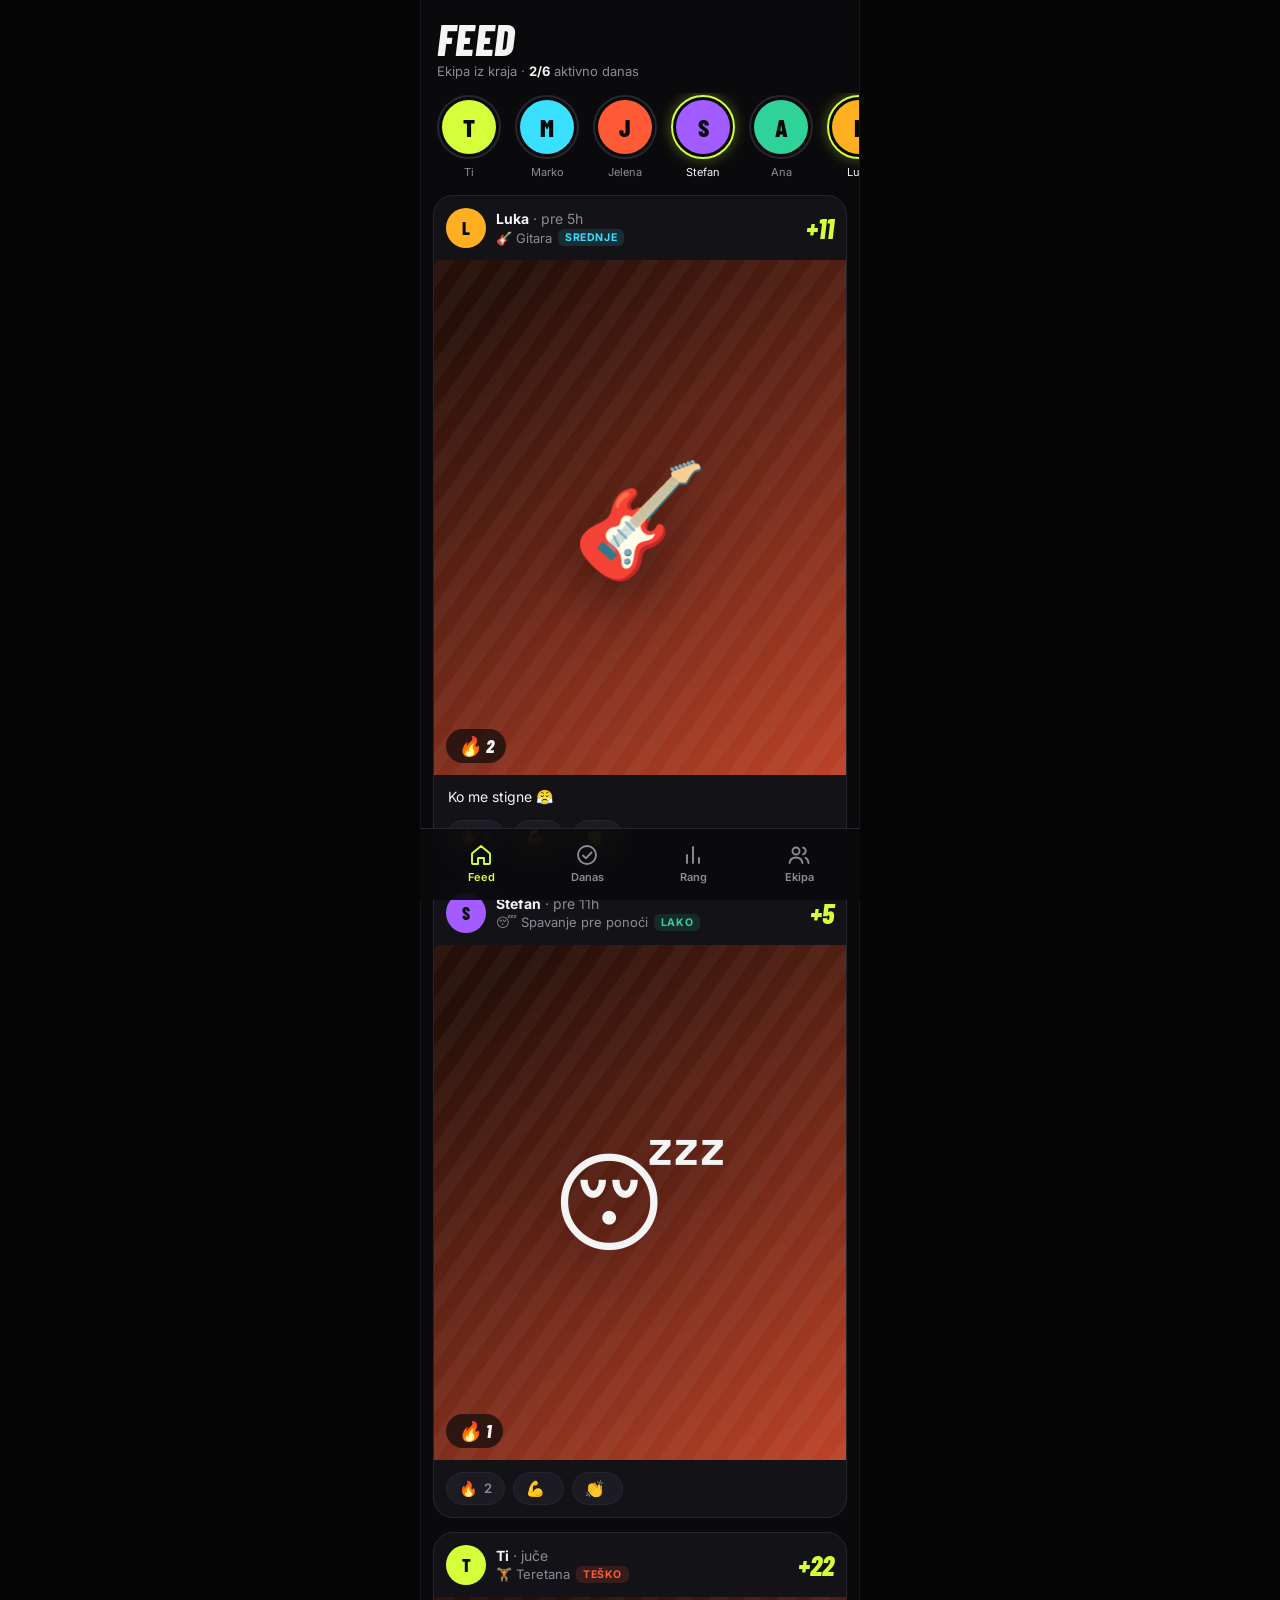
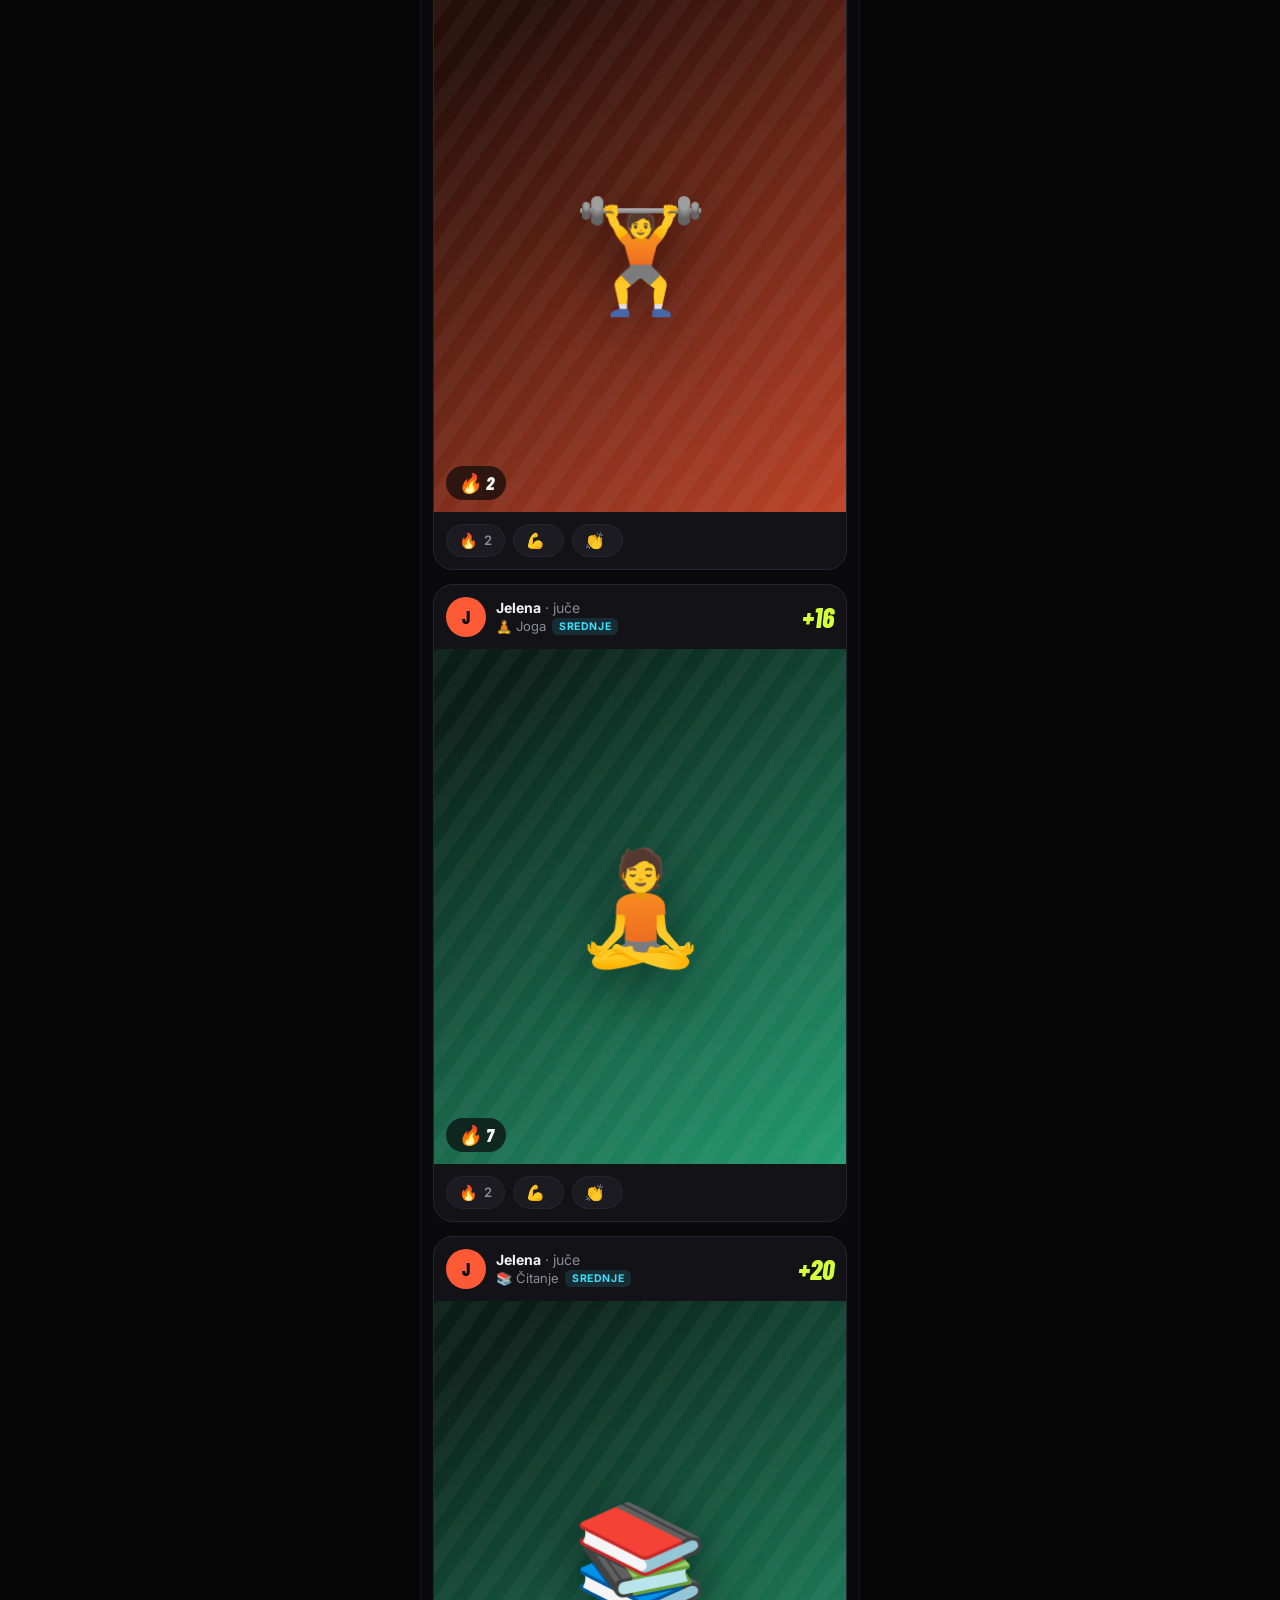
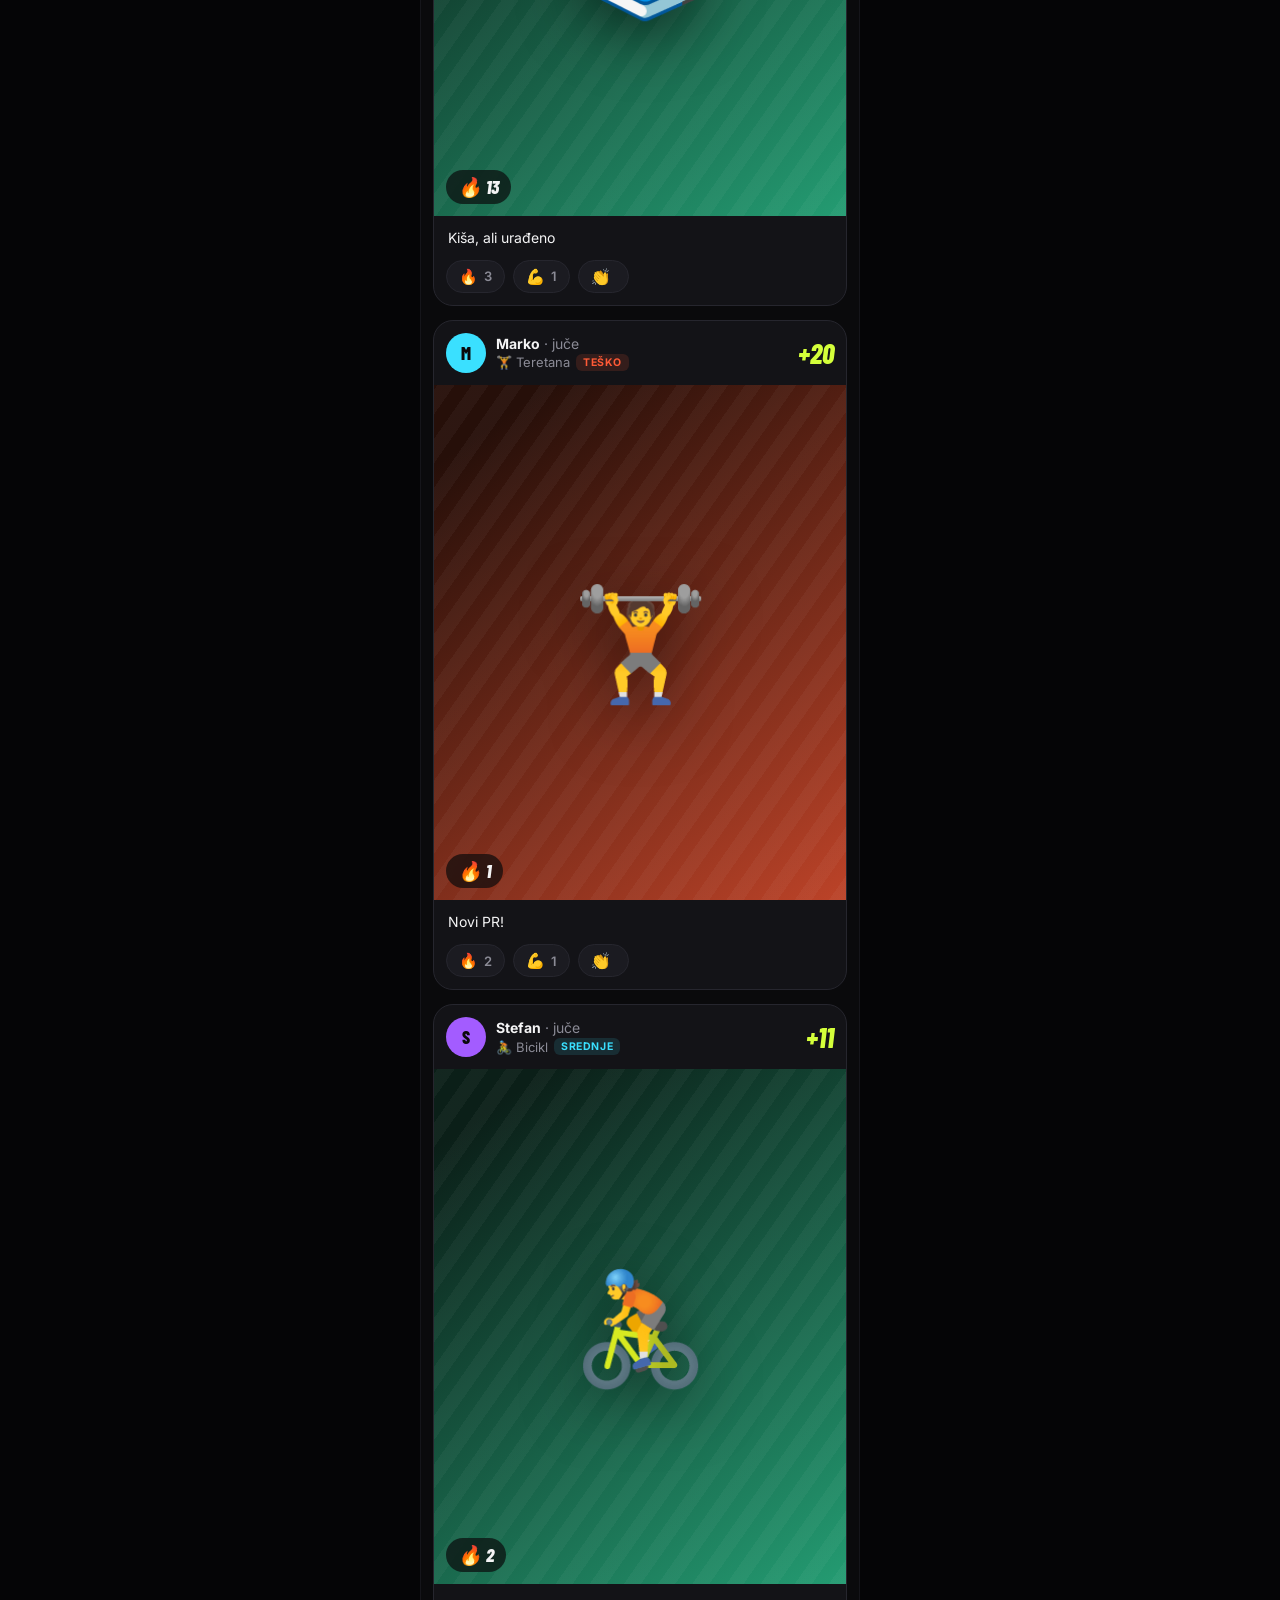
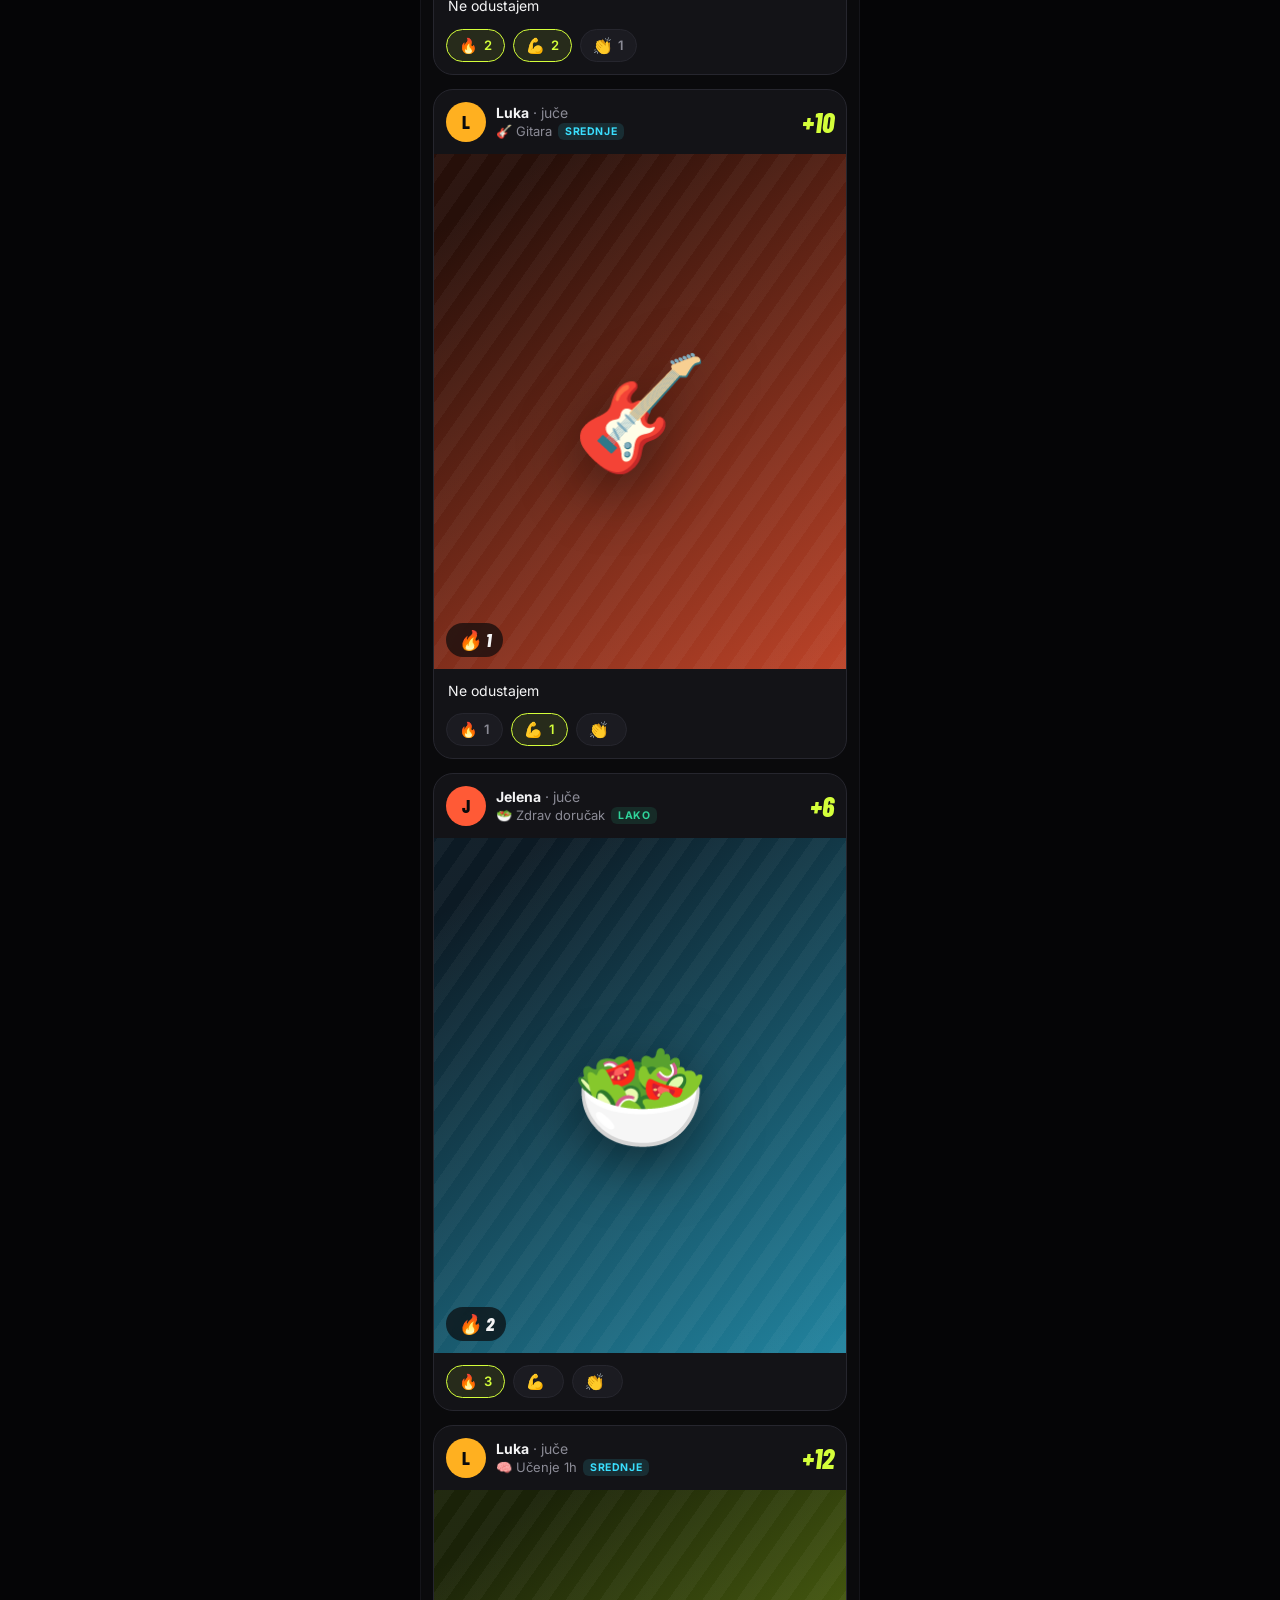
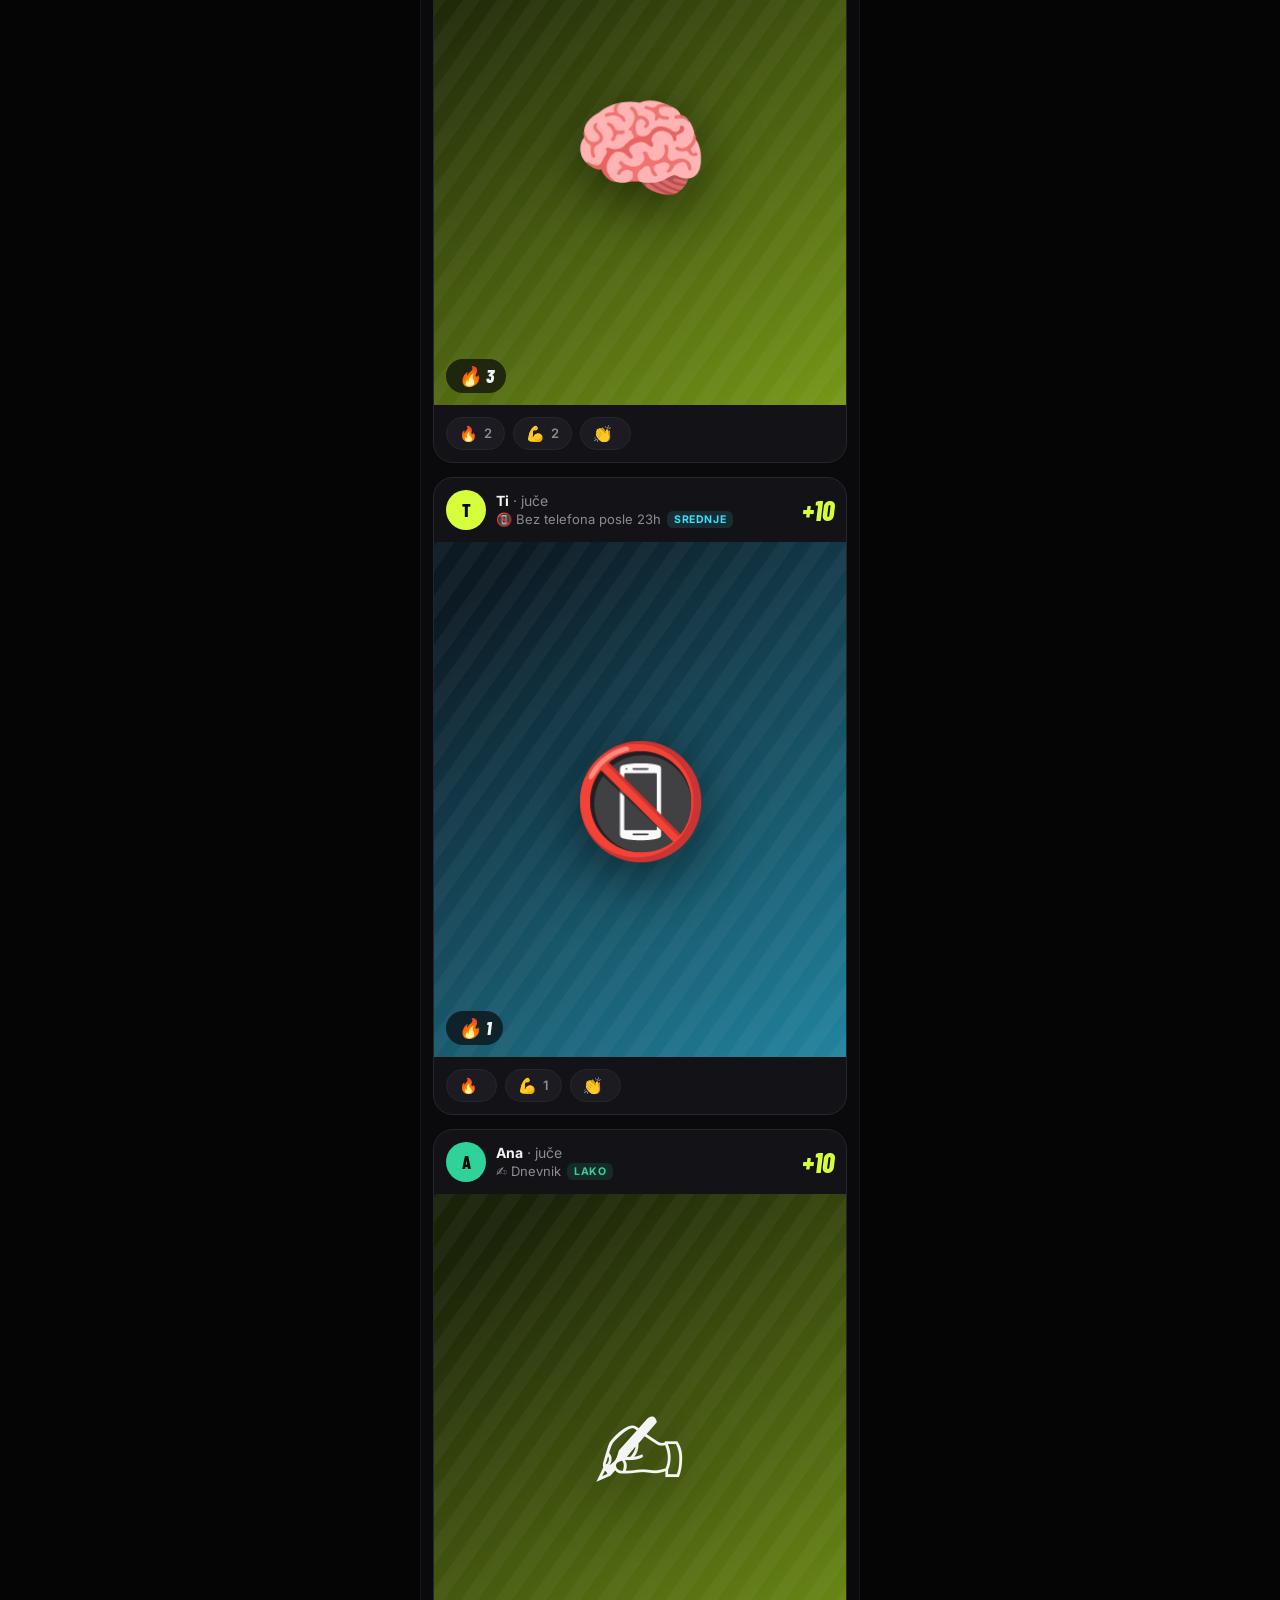
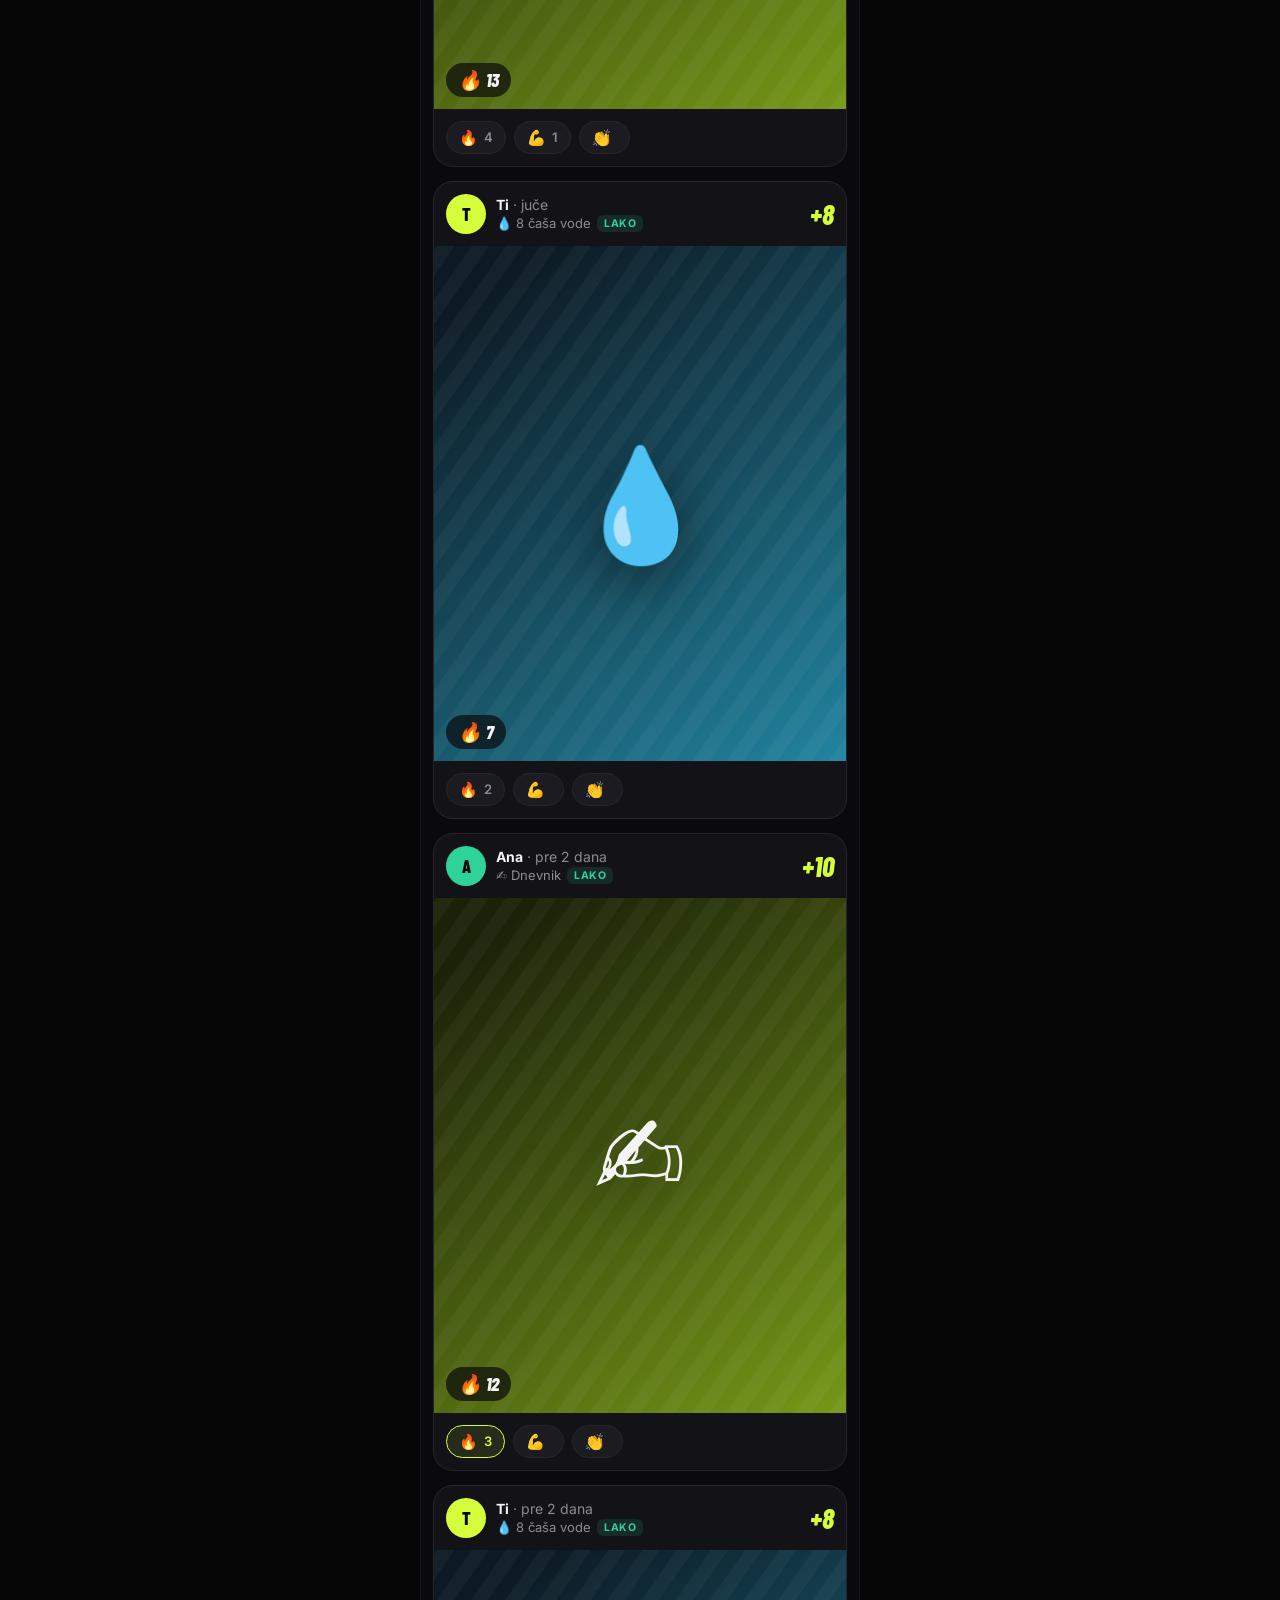
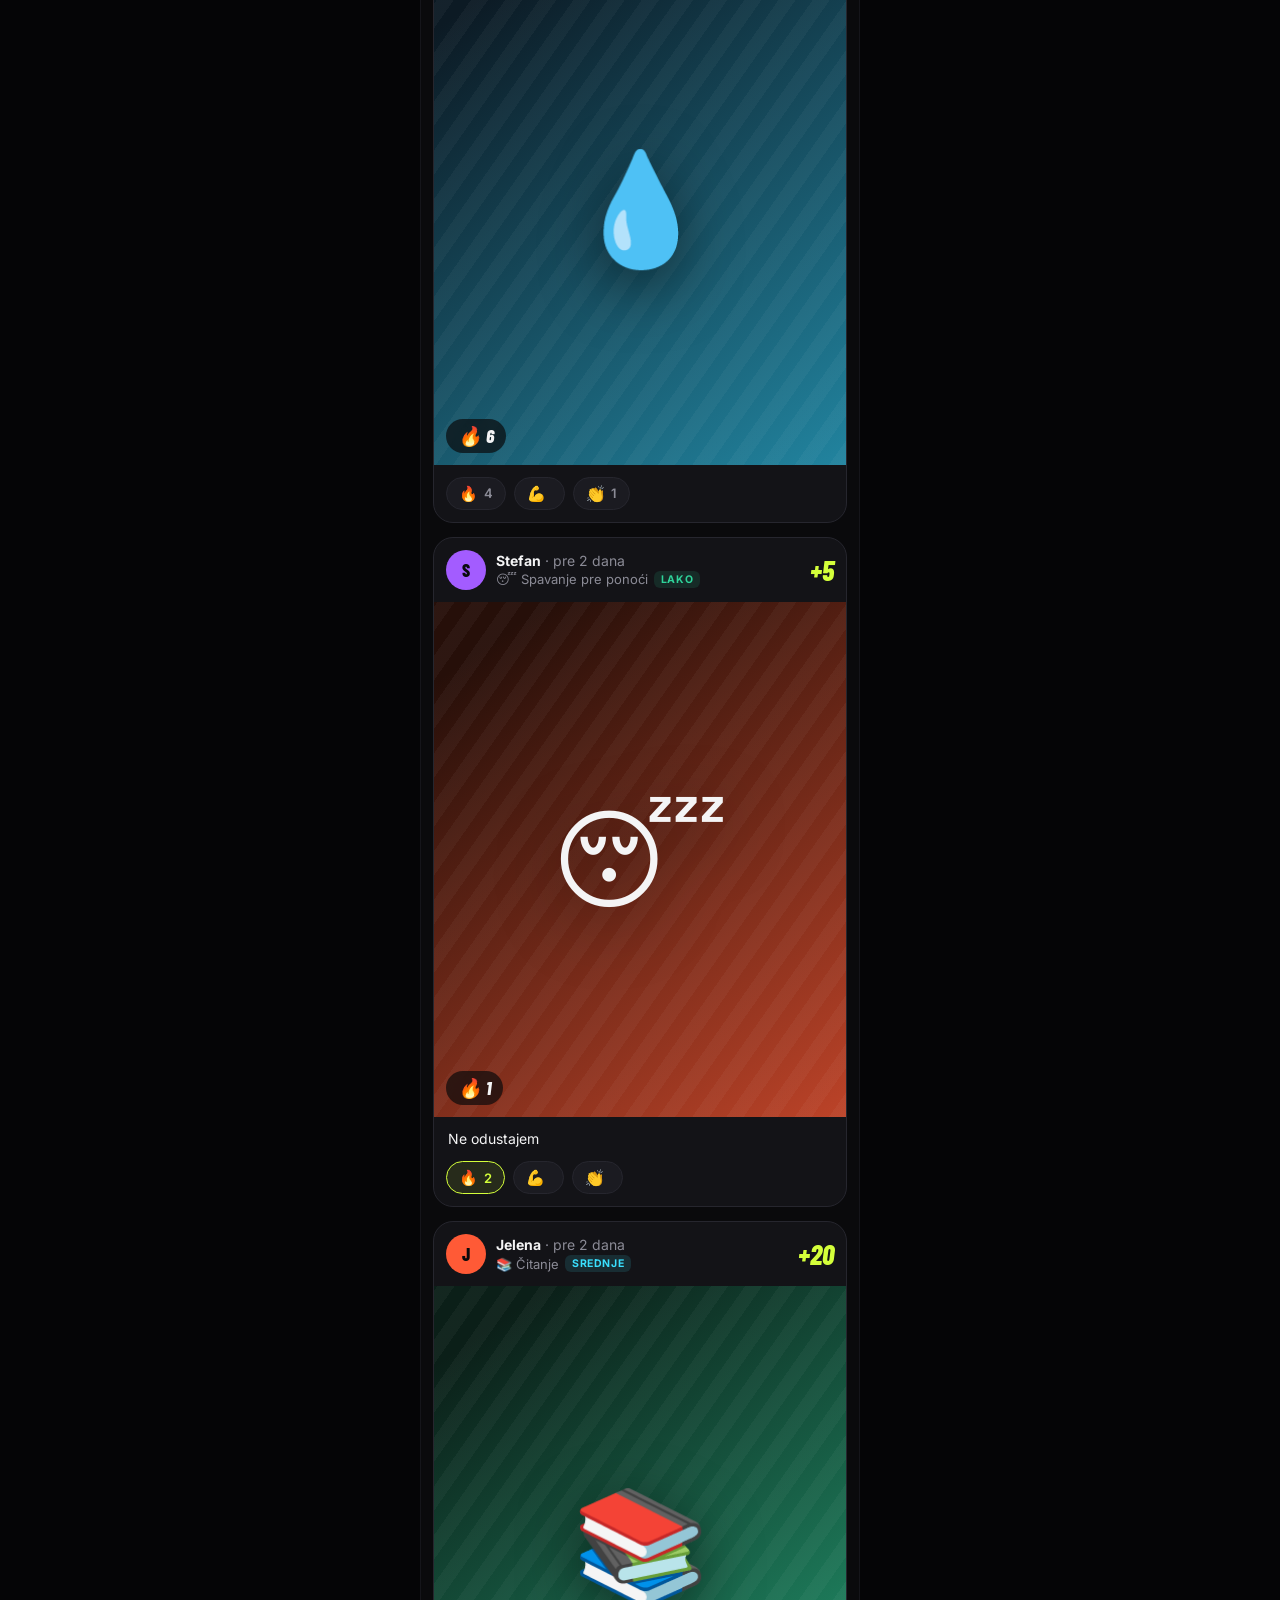
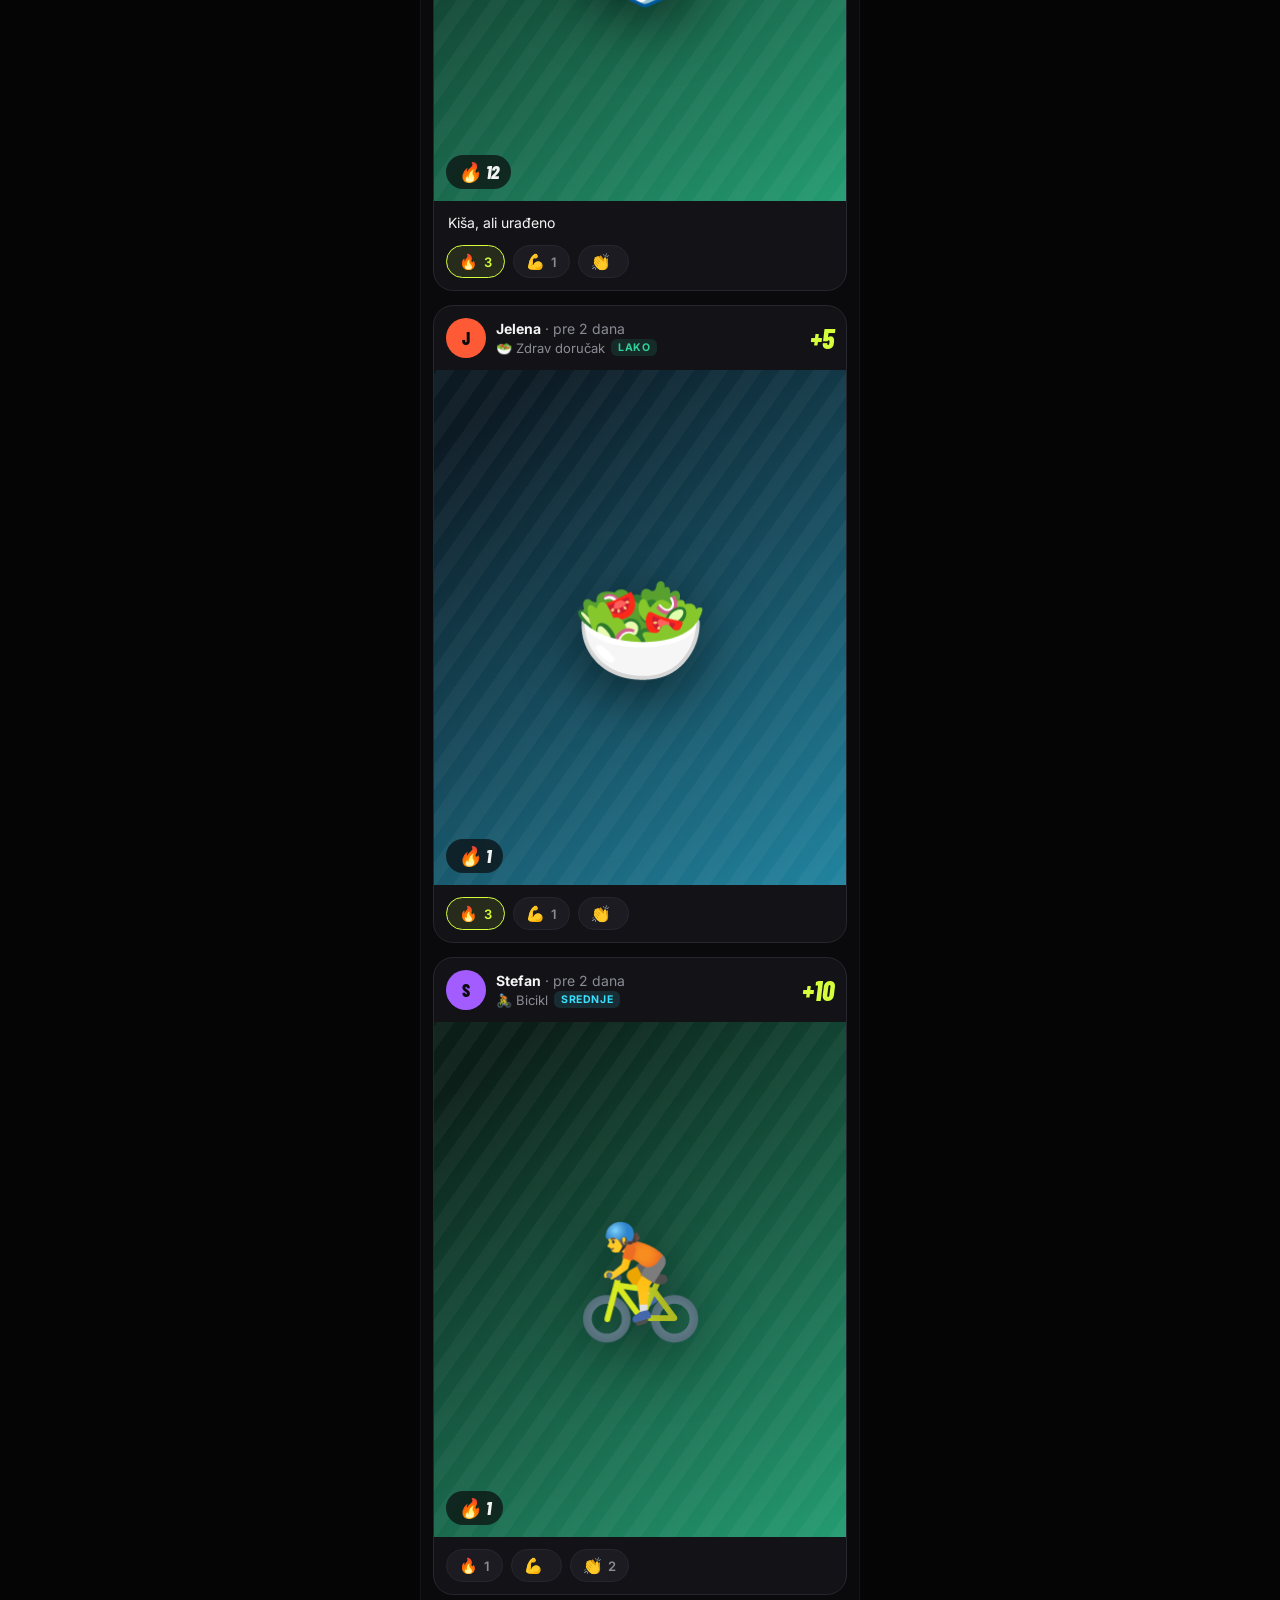
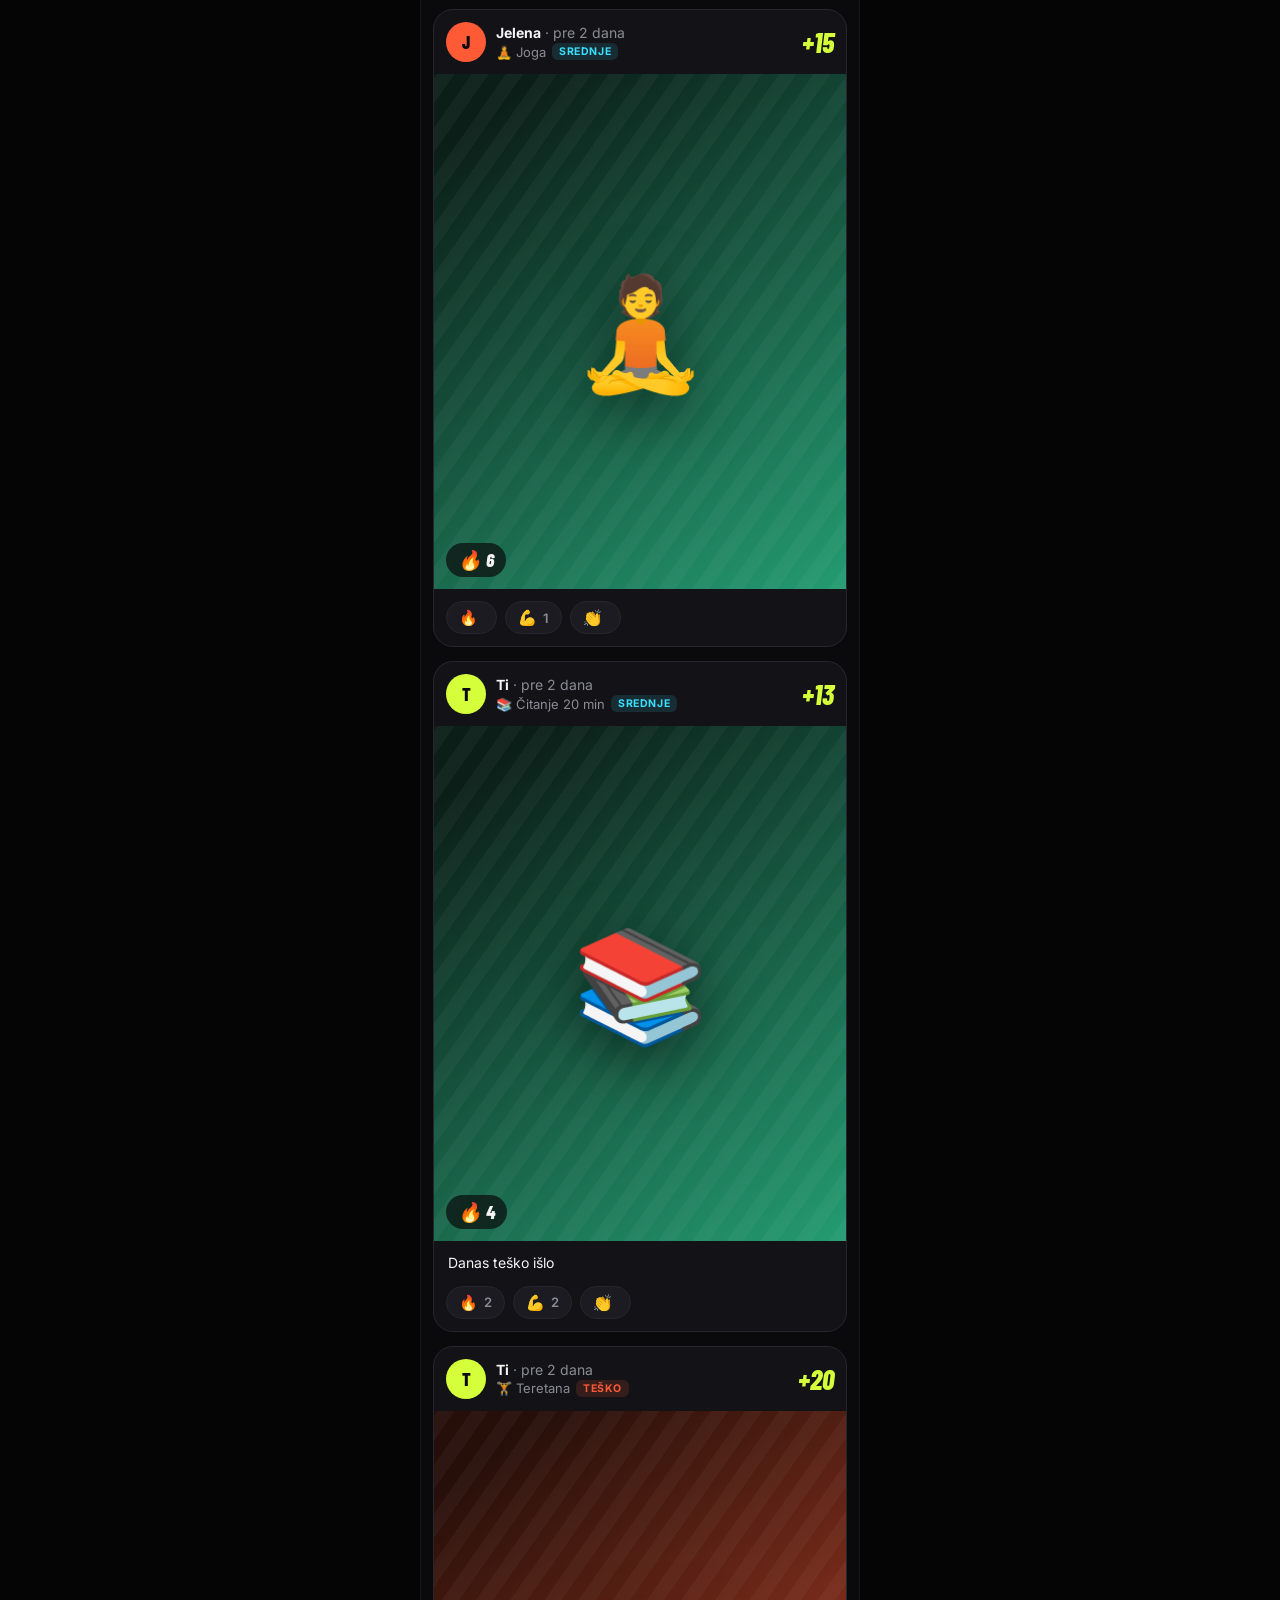
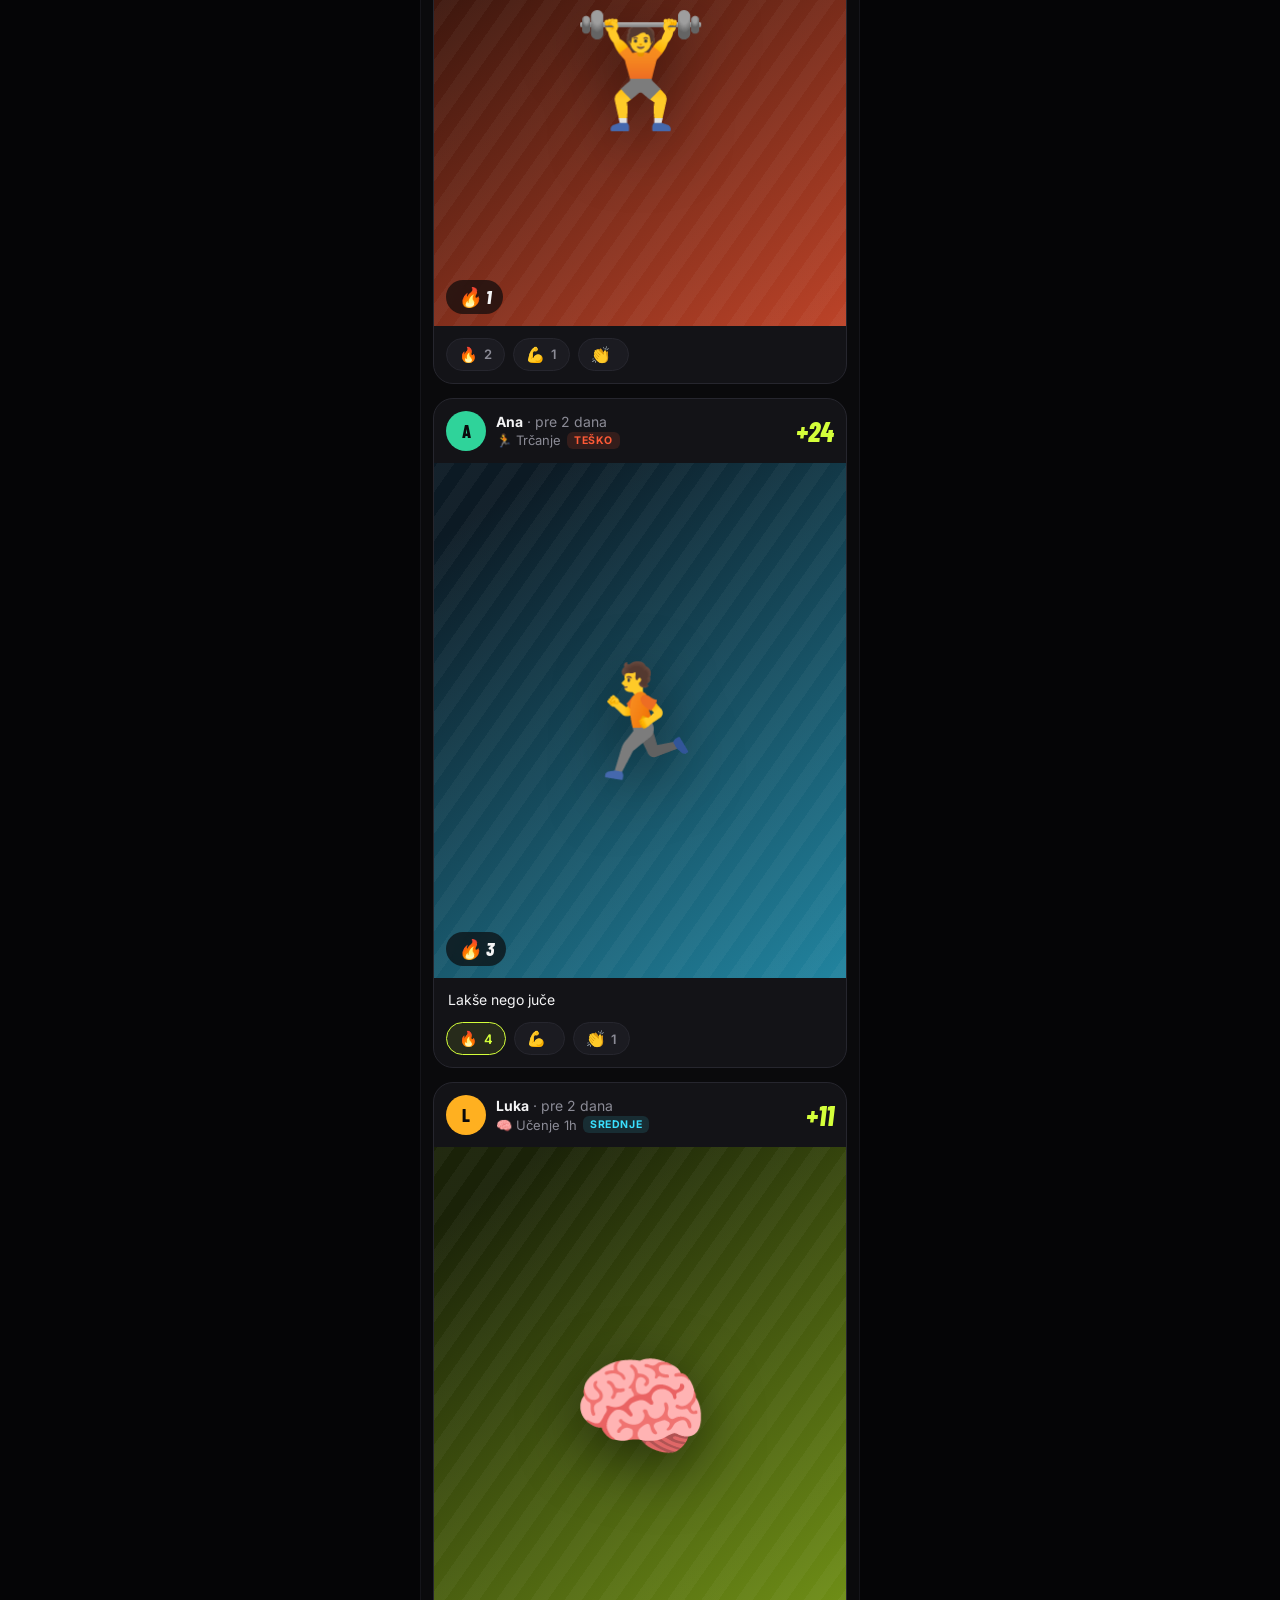
<file: prototip/index.html>
<!doctype html>
<html lang="sr">
<head>
<meta charset="utf-8">
<meta name="viewport" content="width=device-width, initial-scale=1, viewport-fit=cover">
<meta name="theme-color" content="#0A0A0C">
<title>Navike – prototip</title>
<link rel="preconnect" href="https://fonts.googleapis.com">
<link rel="preconnect" href="https://fonts.gstatic.com" crossorigin>
<link href="https://fonts.googleapis.com/css2?family=Barlow+Condensed:ital,wght@0,600;0,800;1,800&family=Inter:wght@400;500;600;700&display=swap" rel="stylesheet">
<style>
:root{
  --bg:#0A0A0C; --surface:#131317; --surface-2:#1B1B21; --line:#26262E;
  --text:#F4F4F5; --muted:#8B8B96; --volt:#D4FF3A; --ink:#0A0A0C; --hot:#FF5A36; --cyan:#3AE0FF; --mint:#2FD39A;
  --display:'Barlow Condensed','Arial Narrow',sans-serif;
  --body:'Inter',system-ui,sans-serif;
  --ease:cubic-bezier(.2,.8,.2,1);
}
*{box-sizing:border-box;margin:0;padding:0}
html,body{background:#050506;color:var(--text);font-family:var(--body);-webkit-font-smoothing:antialiased;-webkit-tap-highlight-color:transparent}
body{min-height:100dvh}
button{font:inherit;color:inherit;background:none;border:0;cursor:pointer}
input{font:inherit}
.muted{color:var(--muted)}

.app{max-width:440px;margin:0 auto;min-height:100dvh;background:var(--bg);position:relative;padding-bottom:100px;border-left:1px solid #15151a;border-right:1px solid #15151a}

/* Header */
.top{position:sticky;top:0;z-index:5;padding:20px 16px 14px;background:linear-gradient(var(--bg) 75%,transparent);display:flex;align-items:flex-end;justify-content:space-between;gap:12px}
.h1{font-family:var(--display);font-weight:800;font-style:italic;font-size:44px;line-height:.85;text-transform:uppercase;letter-spacing:.3px}
.sub{color:var(--muted);font-size:13px;margin-top:6px}
.sub b{color:var(--text)}
.pill-btn{font-size:13px;font-weight:600;padding:8px 14px;border-radius:999px;background:var(--surface-2);border:1px solid var(--line)}

/* Avatar */
.av{border-radius:50%;display:grid;place-items:center;color:var(--ink);font-family:var(--display);font-weight:800;flex:none}

/* Stories */
.stories{display:flex;gap:14px;overflow-x:auto;padding:2px 16px 16px;scrollbar-width:none}
.stories::-webkit-scrollbar{display:none}
.story{display:flex;flex-direction:column;align-items:center;gap:6px;font-size:11px;color:var(--muted);flex:none}
.story .ring{padding:3px;border-radius:50%;border:2px solid var(--line)}
.story.on .ring{border-color:var(--volt);box-shadow:0 0 14px rgba(212,255,58,.35)}
.story.on{color:var(--text)}

/* Post */
.post{margin:0 12px 14px;background:var(--surface);border:1px solid var(--line);border-radius:20px;overflow:hidden}
.post-head{display:flex;align-items:center;gap:10px;padding:12px}
.who{flex:1;min-width:0;font-size:14px}
.hl{font-size:13px;color:var(--muted);margin-top:2px;display:flex;align-items:center;gap:6px;flex-wrap:wrap}
.pts{font-family:var(--display);font-style:italic;font-weight:800;font-size:28px;color:var(--volt)}
.media{position:relative;aspect-ratio:4/5;background:#000}
.media img{width:100%;height:100%;object-fit:cover;display:block}
.ph{position:absolute;inset:0;display:grid;place-items:center;background:linear-gradient(145deg,var(--g1) 10%,var(--g2) 140%);overflow:hidden}
.ph::after{content:"";position:absolute;inset:0;background:repeating-linear-gradient(-55deg,rgba(255,255,255,.035) 0 14px,transparent 14px 28px)}
.ph span{font-size:110px;filter:drop-shadow(0 16px 30px rgba(0,0,0,.5));position:relative;z-index:1}
.streak-badge{position:absolute;left:12px;bottom:12px;background:rgba(10,10,12,.7);backdrop-filter:blur(10px);-webkit-backdrop-filter:blur(10px);padding:5px 12px;border-radius:999px;font-family:var(--display);font-weight:800;font-size:19px;font-style:italic}
.cap{padding:12px 14px 0;font-size:14px;line-height:1.45}
.reacts{display:flex;gap:8px;padding:12px}
.react{display:flex;align-items:center;gap:6px;padding:6px 12px;border-radius:999px;background:var(--surface-2);border:1px solid var(--line);font-size:15px;transition:transform .15s var(--ease)}
.react b{font-size:13px;font-weight:600;color:var(--muted);min-width:0}
.react.on{border-color:var(--volt);background:rgba(212,255,58,.1)}
.react.on b{color:var(--volt)}
.react:active{transform:scale(.92)}

.diff{font-size:10.5px;font-weight:700;text-transform:uppercase;letter-spacing:.6px;padding:2px 7px;border-radius:6px}
.d-lako{color:var(--mint);background:rgba(47,211,154,.12)}
.d-srednje{color:var(--cyan);background:rgba(58,224,255,.12)}
.d-tesko{color:var(--hot);background:rgba(255,90,54,.14)}

/* Today */
.progress{margin:2px 12px 16px;padding:18px;border-radius:22px;background:linear-gradient(135deg,#1c2409,#131317 65%);border:1px solid rgba(212,255,58,.22);display:flex;align-items:center;gap:18px}
.pnum{font-family:var(--display);font-style:italic;font-weight:800;font-size:68px;line-height:.8;color:var(--volt)}
.pnum span{font-size:34px;color:var(--muted)}
.pmeta{flex:1}
.bar{height:8px;border-radius:99px;background:rgba(255,255,255,.08);overflow:hidden}
.bar i{display:block;height:100%;background:var(--volt);border-radius:99px;transition:width .5s var(--ease)}
.habit{display:flex;align-items:center;gap:12px;padding:12px;margin:0 12px 10px;background:var(--surface);border:1px solid var(--line);border-radius:18px;transition:opacity .2s}
.hicon{width:52px;height:52px;border-radius:14px;display:grid;place-items:center;font-size:26px;background:linear-gradient(145deg,var(--g1),var(--g2) 160%);flex:none}
.hbody{flex:1;min-width:0}
.hname{font-weight:600;font-size:15px;white-space:nowrap;overflow:hidden;text-overflow:ellipsis}
.hmeta{display:flex;gap:8px;align-items:center;margin-top:5px;font-size:12.5px}
.fire{color:#FFB020;font-weight:600}
.prove{display:flex;align-items:center;gap:6px;height:48px;padding:0 14px;border-radius:14px;background:var(--volt);color:var(--ink);font-family:var(--display);font-weight:800;font-style:italic;font-size:22px;flex:none;transition:transform .15s var(--ease)}
.prove:active{transform:scale(.95)}
.prove svg{width:22px;height:22px}
.del{height:40px;padding:0 14px;border-radius:12px;background:rgba(255,90,54,.14);color:var(--hot);font-weight:600;font-size:13px}
.habit.done{opacity:.55}
.donemark{width:44px;height:44px;border-radius:50%;display:grid;place-items:center;background:rgba(212,255,58,.15);color:var(--volt);font-weight:800;font-size:20px;flex:none}
.add{display:flex;align-items:center;justify-content:center;gap:8px;margin:4px 12px;height:56px;width:calc(100% - 24px);border:1.5px dashed #34343e;border-radius:18px;color:var(--muted);font-weight:600}
.add:hover{border-color:var(--volt);color:var(--volt)}

/* Rank */
.me-card{margin:0 12px 18px;padding:14px 16px;border-radius:18px;background:var(--surface);border:1px solid var(--line);font-size:14px;display:flex;justify-content:space-between;align-items:center;gap:10px}
.me-card .big{font-family:var(--display);font-style:italic;font-weight:800;font-size:36px;color:var(--volt);line-height:.9}
.podium{display:flex;align-items:flex-end;gap:8px;padding:0 12px}
.pcol{flex:1;text-align:center;display:flex;flex-direction:column;align-items:center;gap:6px}
.pcol .nm{font-size:13px;font-weight:600}
.pcol .pp{font-family:var(--display);font-weight:800;font-style:italic;font-size:22px}
.pblock{width:100%;border-radius:14px 14px 4px 4px;display:grid;place-items:start center;padding-top:8px;font-family:var(--display);font-weight:800;font-style:italic;font-size:40px;background:var(--surface-2);border:1px solid var(--line);color:var(--muted)}
.p1 .pblock{height:130px;background:var(--volt);color:var(--ink);border-color:var(--volt)}
.p2 .pblock{height:96px}
.p3 .pblock{height:72px}
.rows{margin:14px 12px 0}
.row{display:flex;align-items:center;gap:12px;padding:12px 14px;background:var(--surface);border:1px solid var(--line);border-radius:16px;margin-bottom:8px}
.row.me{border-color:var(--volt)}
.row .place{font-family:var(--display);font-weight:800;font-style:italic;font-size:22px;color:var(--muted);width:24px}
.row .nm{flex:1;font-weight:600}
.row .pp{font-family:var(--display);font-weight:800;font-style:italic;font-size:22px}
.info{margin:18px 12px 0;padding:16px;border-radius:18px;background:var(--surface);border:1px solid var(--line);font-size:13.5px;line-height:1.55;color:var(--muted)}
.info h3{color:var(--text);font-size:14px;margin-bottom:8px}
.info .grid{display:grid;grid-template-columns:repeat(3,1fr);gap:8px;margin:10px 0}
.info .grid div{background:var(--surface-2);border-radius:12px;padding:10px;text-align:center}
.info .grid b{display:block;font-family:var(--display);font-style:italic;font-size:26px;color:var(--text)}

/* Team */
.code{margin:0 12px 16px;padding:18px;border-radius:20px;background:linear-gradient(135deg,#1c2409,#131317 70%);border:1px solid rgba(212,255,58,.22);display:flex;align-items:center;justify-content:space-between;gap:12px}
.code .c{font-family:var(--display);font-weight:800;font-style:italic;font-size:38px;color:var(--volt);letter-spacing:1px;line-height:1}
.section-t{font-family:var(--display);font-weight:800;font-style:italic;text-transform:uppercase;font-size:22px;margin:22px 16px 10px}
.soon{display:grid;grid-template-columns:1fr 1fr;gap:10px;margin:0 12px}
.soon div{padding:16px;border-radius:18px;background:var(--surface);border:1px dashed #34343e;font-size:13px;color:var(--muted);line-height:1.45}
.soon b{display:block;color:var(--text);font-size:14px;margin:6px 0 4px}
.reset{display:block;margin:28px auto 0;font-size:13px;color:var(--muted);text-decoration:underline;text-underline-offset:3px}

/* Tabbar */
.tabbar{position:fixed;bottom:0;left:50%;transform:translateX(-50%);width:min(440px,100%);z-index:10;background:rgba(10,10,12,.86);backdrop-filter:blur(16px);-webkit-backdrop-filter:blur(16px);border-top:1px solid var(--line);display:grid;grid-template-columns:repeat(4,1fr);padding:8px 8px calc(10px + env(safe-area-inset-bottom))}
.tab{display:flex;flex-direction:column;align-items:center;gap:3px;font-size:11px;font-weight:600;color:var(--muted);padding:6px 0;transition:color .15s}
.tab svg{width:24px;height:24px}
.tab.on{color:var(--volt)}
svg.i{fill:none;stroke:currentColor;stroke-width:1.9;stroke-linecap:round;stroke-linejoin:round}

/* Sheet */
#sheet-root .scrim{position:fixed;inset:0;z-index:20;background:rgba(0,0,0,.6);opacity:0;transition:opacity .25s}
#sheet-root .sheet{position:fixed;bottom:0;left:50%;z-index:21;width:min(440px,100%);max-height:92dvh;overflow:auto;background:var(--surface-2);border-radius:24px 24px 0 0;border-top:1px solid var(--line);padding:10px 16px calc(22px + env(safe-area-inset-bottom));transform:translate(-50%,100%);transition:transform .3s var(--ease)}
#sheet-root.open .scrim{opacity:1}
#sheet-root.open .sheet{transform:translate(-50%,0)}
.grab{width:40px;height:4px;border-radius:9px;background:#3a3a44;margin:0 auto 14px}
.sheet-title{font-family:var(--display);font-weight:800;font-style:italic;text-transform:uppercase;font-size:30px;margin-bottom:14px}
.lbl{display:block;font-size:12px;font-weight:600;color:var(--muted);text-transform:uppercase;letter-spacing:.6px;margin:14px 0 8px}
.field{width:100%;background:#0f0f12;border:1px solid var(--line);border-radius:14px;padding:14px;color:var(--text);font-size:16px;outline:none}
.field:focus{border-color:var(--volt)}
.field.shake{animation:shake .35s;border-color:var(--hot)}
.icons{display:grid;grid-template-columns:repeat(6,1fr);gap:8px}
.ic{aspect-ratio:1;border-radius:12px;background:#0f0f12;border:1px solid var(--line);font-size:22px}
.ic.on{border-color:var(--volt);background:rgba(212,255,58,.1)}
.seg{display:grid;grid-template-columns:repeat(3,1fr);gap:8px}
.seg button{padding:12px 6px;border-radius:14px;background:#0f0f12;border:1px solid var(--line);display:flex;flex-direction:column;gap:2px}
.seg button span{font-size:12px;color:var(--muted)}
.seg button.on{border-color:var(--volt);background:rgba(212,255,58,.1)}
.btn-volt{width:100%;height:56px;margin-top:18px;border-radius:16px;background:var(--volt);color:var(--ink);font-family:var(--display);font-weight:800;font-style:italic;font-size:24px;text-transform:uppercase}
.confirm-photo{border-radius:18px;overflow:hidden;aspect-ratio:4/5;max-height:46dvh;margin:0 auto;background:#000}
.confirm-photo img{width:100%;height:100%;object-fit:cover;display:block}
.calc{margin:14px 0;padding:12px 14px;border-radius:14px;background:#0f0f12;border:1px solid var(--line);font-size:14px}
.calc div{display:flex;justify-content:space-between;padding:4px 0}
.calc .total{border-top:1px solid var(--line);margin-top:6px;padding-top:10px;font-weight:600}
.calc .total b{font-family:var(--display);font-style:italic;font-size:28px;color:var(--volt);line-height:1}

/* Celebrate + toast */
.celebrate{position:fixed;inset:0;z-index:50;display:grid;place-items:center;background:radial-gradient(circle at 50% 45%,rgba(212,255,58,.18),transparent 60%),rgba(10,10,12,.96);animation:fade .25s;transition:opacity .4s}
.celebrate.out{opacity:0}
.c-inner{text-align:center}
.c-pts{font-family:var(--display);font-weight:800;font-style:italic;font-size:150px;line-height:.9;color:var(--volt);animation:pop .55s cubic-bezier(.2,1.5,.4,1)}
.c-sub{font-family:var(--display);font-weight:800;font-style:italic;font-size:30px;text-transform:uppercase;margin-top:6px}
.c-rank{color:var(--muted);margin-top:10px;font-size:15px}
.toast{position:fixed;left:50%;bottom:100px;transform:translateX(-50%);z-index:60;background:var(--text);color:var(--ink);font-weight:600;font-size:14px;padding:10px 16px;border-radius:12px;animation:fade .2s}
.empty{text-align:center;color:var(--muted);padding:40px 20px}

@keyframes fade{from{opacity:0}}
@keyframes pop{from{transform:scale(.3);opacity:0}}
@keyframes shake{25%{transform:translateX(-6px)}75%{transform:translateX(6px)}}
@media (prefers-reduced-motion:reduce){*{animation:none!important;transition:none!important}}
</style>
</head>
<body>
<div class="app">
  <main id="view"></main>
  <nav class="tabbar" id="tabbar"></nav>
</div>
<div id="sheet-root"></div>
<input type="file" id="photo-input" accept="image/*" capture="environment" hidden>

<script>
// ---------- Constants ----------
const KEY = 'navike-proto-v1';
const DAY = 864e5;
const DIFF = {
  lako:    { label: 'Lako',    base: 5 },
  srednje: { label: 'Srednje', base: 10 },
  tesko:   { label: 'Teško',   base: 20 },
};
const ICONS = ['🏋️','🏃','📚','💧','🧘','🥗','😴','🚴','✍️','📵','🧠','🎸'];
const PAIRS = [['#1a2208','#9fcc1f'],['#0c1a24','#2bb3d6'],['#260f09','#ff5a36'],['#1b1026','#a35cff'],['#0b1f18','#2fd39a'],['#261e08','#ffb020']];
const REACTIONS = [['fire','🔥'],['strong','💪'],['clap','👏']];
const SVG = {
  feed:  '<svg class="i" viewBox="0 0 24 24"><path d="M3 10.5 12 3l9 7.5V20a1 1 0 0 1-1 1h-5v-6h-6v6H4a1 1 0 0 1-1-1z"/></svg>',
  today: '<svg class="i" viewBox="0 0 24 24"><circle cx="12" cy="12" r="9"/><path d="m8 12.5 2.8 2.8L16.5 9.5"/></svg>',
  rank:  '<svg class="i" viewBox="0 0 24 24"><path d="M6 20v-8M12 20V4M18 20v-5"/></svg>',
  team:  '<svg class="i" viewBox="0 0 24 24"><circle cx="9" cy="8" r="3.5"/><path d="M2.5 20c.6-3.6 3.3-5.5 6.5-5.5s5.9 1.9 6.5 5.5"/><path d="M16 4.6a3.5 3.5 0 0 1 0 6.8M18.5 14.8c1.7.7 2.8 2.4 3 5.2"/></svg>',
  camera:'<svg class="i" viewBox="0 0 24 24" style="stroke-width:2.2"><path d="M4 8h3l2-3h6l2 3h3v11H4z"/><circle cx="12" cy="13" r="3.5"/></svg>',
};
const TABS = [['feed','Feed'],['today','Danas'],['rank','Rang'],['team','Ekipa']];

// ---------- Helpers ----------
const $ = s => document.querySelector(s);
const esc = s => String(s).replace(/[&<>"']/g, c => ({'&':'&amp;','<':'&lt;','>':'&gt;','"':'&quot;',"'":'&#39;'}[c]));
const pad = n => String(n).padStart(2, '0');
const dkey = t => { const d = new Date(t); return d.getFullYear() + '-' + pad(d.getMonth() + 1) + '-' + pad(d.getDate()); };
const startOfDay = t => { const d = new Date(t); d.setHours(0, 0, 0, 0); return d.getTime(); };
const addDays = (key, n) => { const [y, m, d] = key.split('-').map(Number); return dkey(new Date(y, m - 1, d + n).getTime()); };
const today = () => dkey(Date.now());
const weekdayIdx = () => (new Date().getDay() + 6) % 7; // pon = 0
const weekStart = () => startOfDay(Date.now()) - weekdayIdx() * DAY;
const danWord = n => (n % 10 === 1 && n % 100 !== 11) ? 'dan' : 'dana';
const navikaWord = n => (n % 10 === 1 && n % 100 !== 11) ? 'navika' : (n % 10 >= 2 && n % 10 <= 4 && (n % 100 < 12 || n % 100 > 14)) ? 'navike' : 'navika';
const grad = icon => { let h = 0; for (const c of icon) h = (h * 31 + c.codePointAt(0)) >>> 0; return PAIRS[h % PAIRS.length]; };
const gradStyle = icon => { const [a, b] = grad(icon); return `--g1:${a};--g2:${b}`; };

// Poeni: osnova po težini × streak množilac (+10% po danu, max 2×)
const mult = streak => Math.min(2, 1 + (streak - 1) * 0.1);
const points = (diff, streak) => Math.round(DIFF[diff].base * mult(streak));
const curStreak = h => (h.lastDone === today() || h.lastDone === addDays(today(), -1)) ? h.streak : 0;
const nextStreak = h => h.lastDone === today() ? h.streak : h.lastDone === addDays(today(), -1) ? h.streak + 1 : 1;

function ago(ts) {
  const s = (Date.now() - ts) / 1000;
  if (s < 60) return 'upravo';
  if (s < 3600) return 'pre ' + Math.floor(s / 60) + ' min';
  const k = dkey(ts);
  if (k === today()) return 'pre ' + Math.floor(s / 3600) + 'h';
  if (k === addDays(today(), -1)) return 'juče';
  return 'pre ' + Math.round((startOfDay(Date.now()) - startOfDay(ts)) / DAY) + ' dana';
}

// ---------- Demo data ----------
function seed() {
  let sd = 42;
  const r = () => (sd = (sd * 1664525 + 1013904223) >>> 0) / 4294967296;
  const now = Date.now(), today0 = startOfDay(now);
  const users = [
    { id: 'me', name: 'Ti',     color: '#D4FF3A' },
    { id: 'u1', name: 'Marko',  color: '#3AE0FF' },
    { id: 'u2', name: 'Jelena', color: '#FF5A36' },
    { id: 'u3', name: 'Stefan', color: '#A35CFF' },
    { id: 'u4', name: 'Ana',    color: '#2FD39A' },
    { id: 'u5', name: 'Luka',   color: '#FFB020' },
  ];
  const defs = [
    ['me', 'Teretana', '🏋️', 'tesko', .8], ['me', 'Čitanje 20 min', '📚', 'srednje', .95],
    ['me', '8 čaša vode', '💧', 'lako', .7], ['me', 'Bez telefona posle 23h', '📵', 'srednje', .4],
    ['u1', 'Teretana', '🏋️', 'tesko', .9], ['u1', 'Trčanje 5 km', '🏃', 'tesko', .5],
    ['u2', 'Joga', '🧘', 'srednje', .9], ['u2', 'Čitanje', '📚', 'srednje', .8], ['u2', 'Zdrav doručak', '🥗', 'lako', .7],
    ['u3', 'Bicikl', '🚴', 'srednje', .6], ['u3', 'Spavanje pre ponoći', '😴', 'lako', .5],
    ['u4', 'Trčanje', '🏃', 'tesko', .85], ['u4', 'Dnevnik', '✍️', 'lako', .9],
    ['u5', 'Gitara', '🎸', 'srednje', .5], ['u5', 'Učenje 1h', '🧠', 'srednje', .6],
  ];
  const captions = ['Leg day 💀', 'Ne odustajem', 'Jutros pre posla', 'Kiša, ali urađeno', 'Novi PR!', 'Lakše nego juče', 'Ko me stigne 😤', 'Danas teško išlo'];
  const habits = [], posts = [];
  defs.forEach(([uid, name, icon, diff, p], i) => {
    const h = { id: 'h' + i, userId: uid, name, icon, diff, streak: 0, lastDone: null };
    for (let off = -13; off <= 0; off++) {
      const isToday = off === 0;
      if (isToday && uid === 'me') continue;
      if (r() > (isToday ? p * .6 : p)) continue;
      let ts;
      if (isToday) { const span = now - today0; if (span < 3600e3) continue; ts = today0 + (.15 + r() * .8) * span; }
      else ts = today0 + off * DAY + (7 + r() * 15) * 3600e3;
      const key = dkey(ts);
      h.streak = h.lastDone === addDays(key, -1) ? h.streak + 1 : 1;
      h.lastDone = key;
      if (off >= -6) posts.push({
        id: 'p' + posts.length, userId: uid, habitId: h.id, habitName: name, icon, diff,
        points: points(diff, h.streak), streak: h.streak, ts: Math.round(ts), photo: null,
        caption: r() < .35 ? captions[Math.floor(r() * captions.length)] : '',
        reactions: { fire: [], strong: [], clap: [] },
      });
    }
    habits.push(h);
  });
  posts.forEach(p => users.forEach(u => {
    if (u.id === p.userId) return;
    if (r() < .35) p.reactions.fire.push(u.id);
    if (r() < .15) p.reactions.strong.push(u.id);
    if (r() < .12) p.reactions.clap.push(u.id);
  }));
  posts.sort((a, b) => b.ts - a.ts);
  return { v: 1, team: { name: 'Ekipa iz kraja', code: 'VOLT-27' }, users, habits, posts };
}

// ---------- State ----------
function load() {
  try { const s = JSON.parse(localStorage.getItem(KEY)); if (s && s.v === 1) return s; } catch (e) {}
  return seed();
}
function save() {
  try { localStorage.setItem(KEY, JSON.stringify(S)); }
  catch (e) {
    // Memorija puna: izbaci najstariju pravu sliku i probaj ponovo
    const withPhoto = S.posts.filter(p => p.photo).sort((a, b) => a.ts - b.ts);
    if (withPhoto.length > 1) { withPhoto[0].photo = null; save(); }
    else toast('Memorija uređaja je puna');
  }
}
let S = load();
save();
let tab = 'feed';
let editMode = false;
let sheetCtx = null;

const user = id => S.users.find(u => u.id === id);
const habit = id => S.habits.find(h => h.id === id);
const avatar = (u, s) => `<div class="av" style="width:${s}px;height:${s}px;background:${u.color};font-size:${Math.round(s * .46)}px">${esc(u.name[0])}</div>`;

function weekly() {
  const ws = weekStart();
  const m = new Map(S.users.map(u => [u.id, 0]));
  S.posts.forEach(p => { if (p.ts >= ws && m.has(p.userId)) m.set(p.userId, m.get(p.userId) + p.points); });
  return S.users.map(u => ({ u, pts: m.get(u.id) })).sort((a, b) => b.pts - a.pts);
}

// ---------- Views ----------
function vFeed() {
  const active = new Set(S.posts.filter(p => dkey(p.ts) === today()).map(p => p.userId));
  const stories = S.users.map(u => `<div class="story ${active.has(u.id) ? 'on' : ''}"><div class="ring">${avatar(u, 54)}</div>${esc(u.name)}</div>`).join('');
  const posts = S.posts.slice().sort((a, b) => b.ts - a.ts).map(postCard).join('');
  return `<header class="top"><div><div class="h1">Feed</div><div class="sub">${esc(S.team.name)} · <b>${active.size}/${S.users.length}</b> aktivno danas</div></div></header>
    <div class="stories">${stories}</div>
    ${posts || '<div class="empty">Još nema objava. Budi prvi!</div>'}`;
}

function postCard(p) {
  const u = user(p.userId) || { name: '?', color: '#555' };
  const media = p.photo ? `<img src="${p.photo}" alt="">` : `<div class="ph" style="${gradStyle(p.icon)}"><span>${p.icon}</span></div>`;
  return `<article class="post">
    <div class="post-head">${avatar(u, 40)}
      <div class="who"><b>${esc(u.name)}</b><span class="muted"> · ${ago(p.ts)}</span>
        <div class="hl">${p.icon} ${esc(p.habitName)} <span class="diff d-${p.diff}">${DIFF[p.diff].label}</span></div></div>
      <div class="pts">+${p.points}</div></div>
    <div class="media">${media}<div class="streak-badge">🔥 ${p.streak}</div></div>
    ${p.caption ? `<p class="cap">${esc(p.caption)}</p>` : ''}
    <div class="reacts">${REACTIONS.map(([k, e]) => reactBtn(p, k, e)).join('')}</div>
  </article>`;
}
const reactBtn = (p, k, e) => { const a = p.reactions[k]; return `<button class="react ${a.includes('me') ? 'on' : ''}" data-act="react" data-id="${p.id}" data-r="${k}">${e}<b>${a.length || ''}</b></button>`; };

function vToday() {
  const t = today();
  const mine = S.habits.filter(h => h.userId === 'me');
  const done = mine.filter(h => h.lastDone === t).length;
  const pts = S.posts.filter(p => p.userId === 'me' && dkey(p.ts) === t).reduce((a, p) => a + p.points, 0);
  let date = new Date().toLocaleDateString('sr-Latn', { weekday: 'long', day: 'numeric', month: 'long' });
  date = date[0].toUpperCase() + date.slice(1);
  const list = mine.map(h => {
    const isDone = h.lastDone === t, cs = curStreak(h);
    const right = editMode ? `<button class="del" data-act="del-habit" data-id="${h.id}">Obriši</button>`
      : isDone ? `<div class="donemark">✓</div>`
      : `<button class="prove" data-act="prove" data-id="${h.id}">${SVG.camera}+${points(h.diff, nextStreak(h))}</button>`;
    return `<div class="habit ${isDone && !editMode ? 'done' : ''}">
      <div class="hicon" style="${gradStyle(h.icon)}">${h.icon}</div>
      <div class="hbody"><div class="hname">${esc(h.name)}</div>
        <div class="hmeta"><span class="diff d-${h.diff}">${DIFF[h.diff].label}</span>
        ${cs ? `<span class="fire">🔥 ${cs} ${danWord(cs)}</span>` : '<span class="muted">Kreni niz</span>'}</div></div>
      ${right}</div>`;
  }).join('');
  return `<header class="top"><div><div class="h1">Danas</div><div class="sub">${esc(date)}</div></div>
      ${mine.length ? `<button class="pill-btn" data-act="edit">${editMode ? 'Gotovo' : 'Uredi'}</button>` : ''}</header>
    <div class="progress"><div class="pnum">${done}<span>/${mine.length}</span></div>
      <div class="pmeta"><div class="bar"><i style="width:${mine.length ? done / mine.length * 100 : 0}%"></i></div>
      <div class="sub">Danas osvojeno <b>${pts}</b> poena</div></div></div>
    ${list}
    <button class="add" data-act="open-add">+ Nova navika</button>`;
}

function vRank() {
  const board = weekly();
  const left = 7 - weekdayIdx();
  const myIdx = board.findIndex(x => x.u.id === 'me');
  const me = board[myIdx];
  const meText = myIdx === 0 ? 'Ti vodiš! Brani prvo mesto.'
    : `Fali ti <b>${board[myIdx - 1].pts - me.pts + 1}</b> poena da pretekneš: ${esc(board[myIdx - 1].u.name)}`;
  const podCol = (x, place) => x ? `<div class="pcol p${place}">${avatar(x.u, place === 1 ? 60 : 48)}<div class="nm">${esc(x.u.name)}</div><div class="pp">${x.pts}</div><div class="pblock">${place}</div></div>` : '<div class="pcol"></div>';
  const rows = board.slice(3).map((x, i) => `<div class="row ${x.u.id === 'me' ? 'me' : ''}"><div class="place">${i + 4}</div>${avatar(x.u, 36)}<div class="nm">${esc(x.u.name)}</div><div class="pp">${x.pts}</div></div>`).join('');
  return `<header class="top"><div><div class="h1">Rang lista</div><div class="sub">Ova nedelja · reset ${left === 1 ? 'sutra' : `za ${left} dana`}</div></div></header>
    <div class="me-card"><div>${meText}</div><div class="big">#${myIdx + 1}</div></div>
    <div class="podium">${podCol(board[1], 2)}${podCol(board[0], 1)}${podCol(board[2], 3)}</div>
    <div class="rows">${rows}</div>
    <div class="info"><h3>Kako se računaju poeni</h3>
      Svaka navika ima osnovu po težini:
      <div class="grid"><div><b>5</b>Lako</div><div><b>10</b>Srednje</div><div><b>20</b>Teško</div></div>
      Svaki dan zaredom dodaje <b style="color:var(--text)">+10%</b>, do najviše <b style="color:var(--text)">2×</b>. Prekineš niz – kreće ispočetka.</div>`;
}

function vTeam() {
  const board = weekly();
  const members = board.map(({ u, pts }) => {
    const hs = S.habits.filter(h => h.userId === u.id);
    const best = Math.max(0, ...hs.map(curStreak));
    return `<div class="row ${u.id === 'me' ? 'me' : ''}">${avatar(u, 40)}<div class="nm">${esc(u.name)}<div class="sub" style="margin-top:2px">${hs.length} ${navikaWord(hs.length)} · najduži niz 🔥 ${best}</div></div><div class="pp">${pts}</div></div>`;
  }).join('');
  return `<header class="top"><div><div class="h1">Ekipa</div><div class="sub">${esc(S.team.name)} · ${S.users.length} članova</div></div></header>
    <div class="code"><div><div class="sub" style="margin:0 0 6px">Pozovi drugare kodom</div><div class="c">${esc(S.team.code)}</div></div>
      <button class="pill-btn" data-act="copy">Kopiraj</button></div>
    <div class="rows" style="margin-top:0">${members}</div>
    <div class="section-t">Uskoro</div>
    <div class="soon">
      <div>⚔️<b>1 na 1 izazovi</b>Izazovi drugara: ko duže izdrži bez slatkiša.</div>
      <div>🎯<b>Zajednički cilj</b>Cela ekipa skuplja poene do zajedničkog cilja.</div>
    </div>
    <button class="reset" data-act="reset">Resetuj demo podatke</button>`;
}

const VIEWS = { feed: vFeed, today: vToday, rank: vRank, team: vTeam };
function render() {
  $('#view').innerHTML = VIEWS[tab]();
  $('#tabbar').innerHTML = TABS.map(([k, l]) => `<button class="tab ${k === tab ? 'on' : ''}" data-act="tab" data-v="${k}">${SVG[k]}${l}</button>`).join('');
}

// ---------- Sheets ----------
function openSheet(html) {
  const root = $('#sheet-root');
  root.innerHTML = `<div class="scrim" data-act="close-sheet"></div><div class="sheet"><div class="grab"></div>${html}</div>`;
  requestAnimationFrame(() => requestAnimationFrame(() => root.classList.add('open')));
}
function closeSheet() {
  const root = $('#sheet-root');
  root.classList.remove('open');
  setTimeout(() => { if (!root.classList.contains('open')) root.innerHTML = ''; }, 300);
  sheetCtx = null;
}

function openAdd() {
  sheetCtx = { icon: ICONS[0], diff: 'srednje' };
  openSheet(`<div class="sheet-title">Nova navika</div>
    <label class="lbl" for="hname">Naziv</label><input class="field" id="hname" maxlength="40" placeholder="npr. 10.000 koraka" autocomplete="off">
    <label class="lbl">Ikonica</label><div class="icons">${ICONS.map(i => `<button class="ic ${i === sheetCtx.icon ? 'on' : ''}" data-act="pick-icon" data-v="${i}">${i}</button>`).join('')}</div>
    <label class="lbl">Težina</label><div class="seg">${Object.entries(DIFF).map(([k, d]) => `<button class="${k === sheetCtx.diff ? 'on' : ''}" data-act="pick-diff" data-v="${k}"><b>${d.label}</b><span>${d.base} poena</span></button>`).join('')}</div>
    <button class="btn-volt" data-act="add-habit">Dodaj naviku</button>`);
}

function openConfirm(hid, photo) {
  const h = habit(hid), ns = nextStreak(h);
  sheetCtx = { hid, photo };
  openSheet(`<div class="sheet-title">${h.icon} ${esc(h.name)}</div>
    <div class="confirm-photo"><img src="${photo}" alt=""></div>
    <div class="calc">
      <div><span class="muted">Osnova (${DIFF[h.diff].label})</span><b>${DIFF[h.diff].base}</b></div>
      <div><span class="muted">Streak ${ns} ${danWord(ns)}</span><b>×${mult(ns).toFixed(1)}</b></div>
      <div class="total"><span>Ukupno</span><b>+${points(h.diff, ns)}</b></div></div>
    <input class="field" id="cap" maxlength="80" placeholder="Dodaj opis (nije obavezno)" autocomplete="off">
    <button class="btn-volt" data-act="publish">Objavi u feed</button>`);
}

function compress(file) {
  return new Promise((res, rej) => {
    const url = URL.createObjectURL(file), img = new Image();
    img.onload = () => {
      const sc = Math.min(1, 900 / Math.max(img.width, img.height));
      const c = document.createElement('canvas');
      c.width = Math.round(img.width * sc); c.height = Math.round(img.height * sc);
      c.getContext('2d').drawImage(img, 0, 0, c.width, c.height);
      URL.revokeObjectURL(url);
      res(c.toDataURL('image/jpeg', .72));
    };
    img.onerror = () => { URL.revokeObjectURL(url); rej(); };
    img.src = url;
  });
}

function publish() {
  const { hid, photo } = sheetCtx, h = habit(hid), ns = nextStreak(h), pts = points(h.diff, ns);
  const before = weekly().findIndex(x => x.u.id === 'me');
  h.streak = ns; h.lastDone = today();
  S.posts.unshift({ id: 'p' + Date.now(), userId: 'me', habitId: h.id, habitName: h.name, icon: h.icon, diff: h.diff,
    points: pts, streak: ns, ts: Date.now(), photo, caption: $('#cap').value.trim(), reactions: { fire: [], strong: [], clap: [] } });
  save(); closeSheet(); render();
  const after = weekly().findIndex(x => x.u.id === 'me');
  celebrate(pts, ns, after < before ? `Sad si #${after + 1} u ekipi!` : `Trenutno si #${after + 1} u ekipi`);
}

function celebrate(pts, streak, rankText) {
  const el = document.createElement('div');
  el.className = 'celebrate';
  el.innerHTML = `<div class="c-inner"><div class="c-pts">+${pts}</div><div class="c-sub">🔥 ${streak} ${danWord(streak)} zaredom</div><div class="c-rank">${esc(rankText)}</div></div>`;
  el.onclick = () => el.remove();
  document.body.appendChild(el);
  setTimeout(() => el.classList.add('out'), 1900);
  setTimeout(() => el.remove(), 2300);
}

function toast(msg) {
  const el = document.createElement('div');
  el.className = 'toast'; el.textContent = msg;
  document.body.appendChild(el);
  setTimeout(() => el.remove(), 1800);
}

// ---------- Events ----------
const input = $('#photo-input');
input.addEventListener('change', async () => {
  const f = input.files[0];
  if (!f || !sheetCtx) return;
  try { openConfirm(sheetCtx.hid, await compress(f)); }
  catch { toast('Ovaj format slike nije podržan'); sheetCtx = null; }
});

document.addEventListener('keydown', e => { if (e.key === 'Escape') closeSheet(); });

document.addEventListener('click', e => {
  const b = e.target.closest('[data-act]');
  if (!b) return;
  const { act, id, v } = b.dataset;
  switch (act) {
    case 'tab': tab = v; editMode = false; render(); window.scrollTo(0, 0); break;
    case 'react': {
      const p = S.posts.find(x => x.id === id), arr = p.reactions[b.dataset.r];
      const i = arr.indexOf('me'); i < 0 ? arr.push('me') : arr.splice(i, 1);
      save();
      b.outerHTML = reactBtn(p, b.dataset.r, REACTIONS.find(r => r[0] === b.dataset.r)[1]);
      break;
    }
    case 'prove': sheetCtx = { hid: id }; input.value = ''; input.click(); break;
    case 'publish': publish(); break;
    case 'edit': editMode = !editMode; render(); break;
    case 'del-habit':
      if (confirm('Obrisati ovu naviku? Objave u feedu ostaju.')) { S.habits = S.habits.filter(h => h.id !== id); save(); render(); }
      break;
    case 'open-add': openAdd(); setTimeout(() => $('#hname')?.focus(), 320); break;
    case 'pick-icon':
      sheetCtx.icon = v;
      document.querySelectorAll('.ic').forEach(x => x.classList.toggle('on', x === b));
      break;
    case 'pick-diff':
      sheetCtx.diff = v;
      document.querySelectorAll('.seg button').forEach(x => x.classList.toggle('on', x === b));
      break;
    case 'add-habit': {
      const f = $('#hname'), name = f.value.trim();
      if (!name) { f.classList.remove('shake'); void f.offsetWidth; f.classList.add('shake'); f.focus(); return; }
      S.habits.push({ id: 'h' + Date.now(), userId: 'me', name, icon: sheetCtx.icon, diff: sheetCtx.diff, streak: 0, lastDone: null });
      save(); closeSheet(); render(); toast('Navika dodata');
      break;
    }
    case 'close-sheet': closeSheet(); break;
    case 'copy':
      navigator.clipboard?.writeText(S.team.code).then(() => toast('Kod kopiran'), () => toast('Kod: ' + S.team.code));
      break;
    case 'reset':
      if (confirm('Vratiti demo podatke na početak? Tvoje objave i navike se brišu.')) {
        try { localStorage.removeItem(KEY); } catch (e) {}
        S = seed(); save(); tab = 'feed'; render();
      }
      break;
  }
});

render();
</script>
</body>
</html>
</file>
